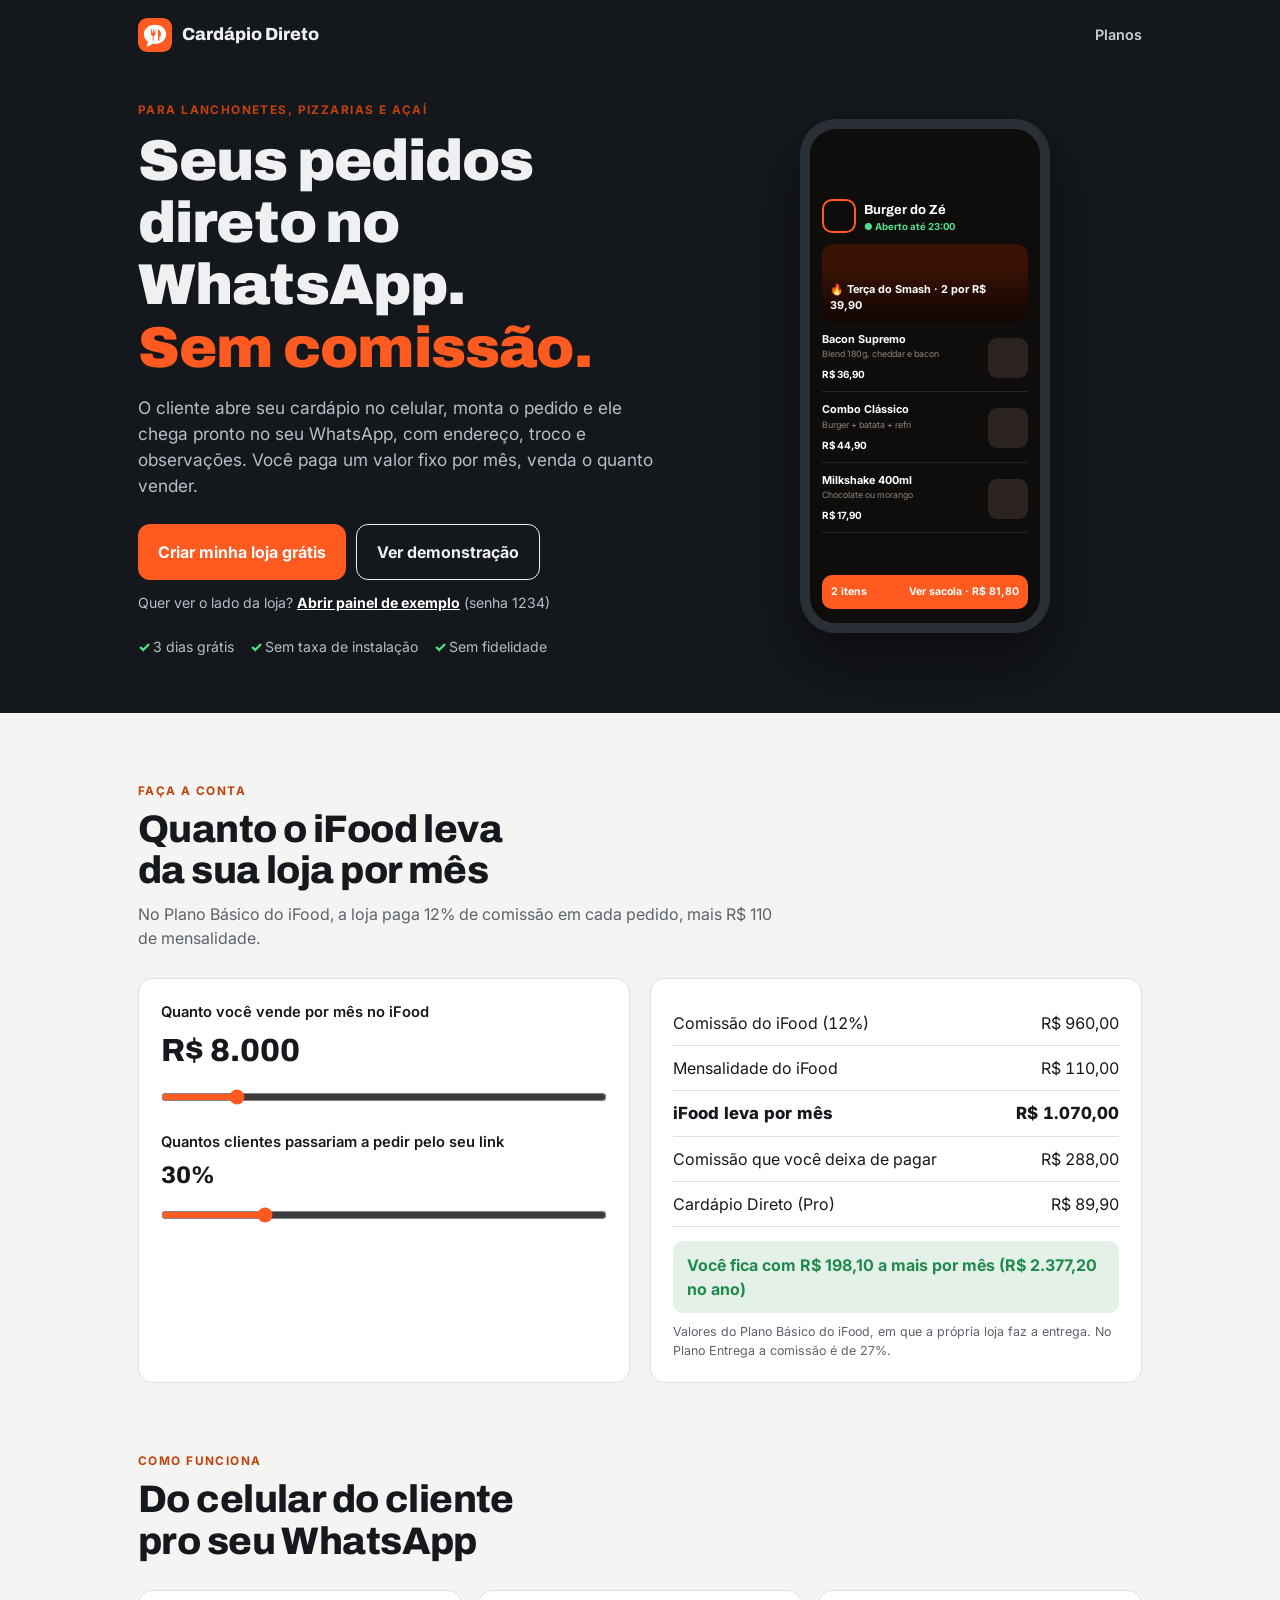
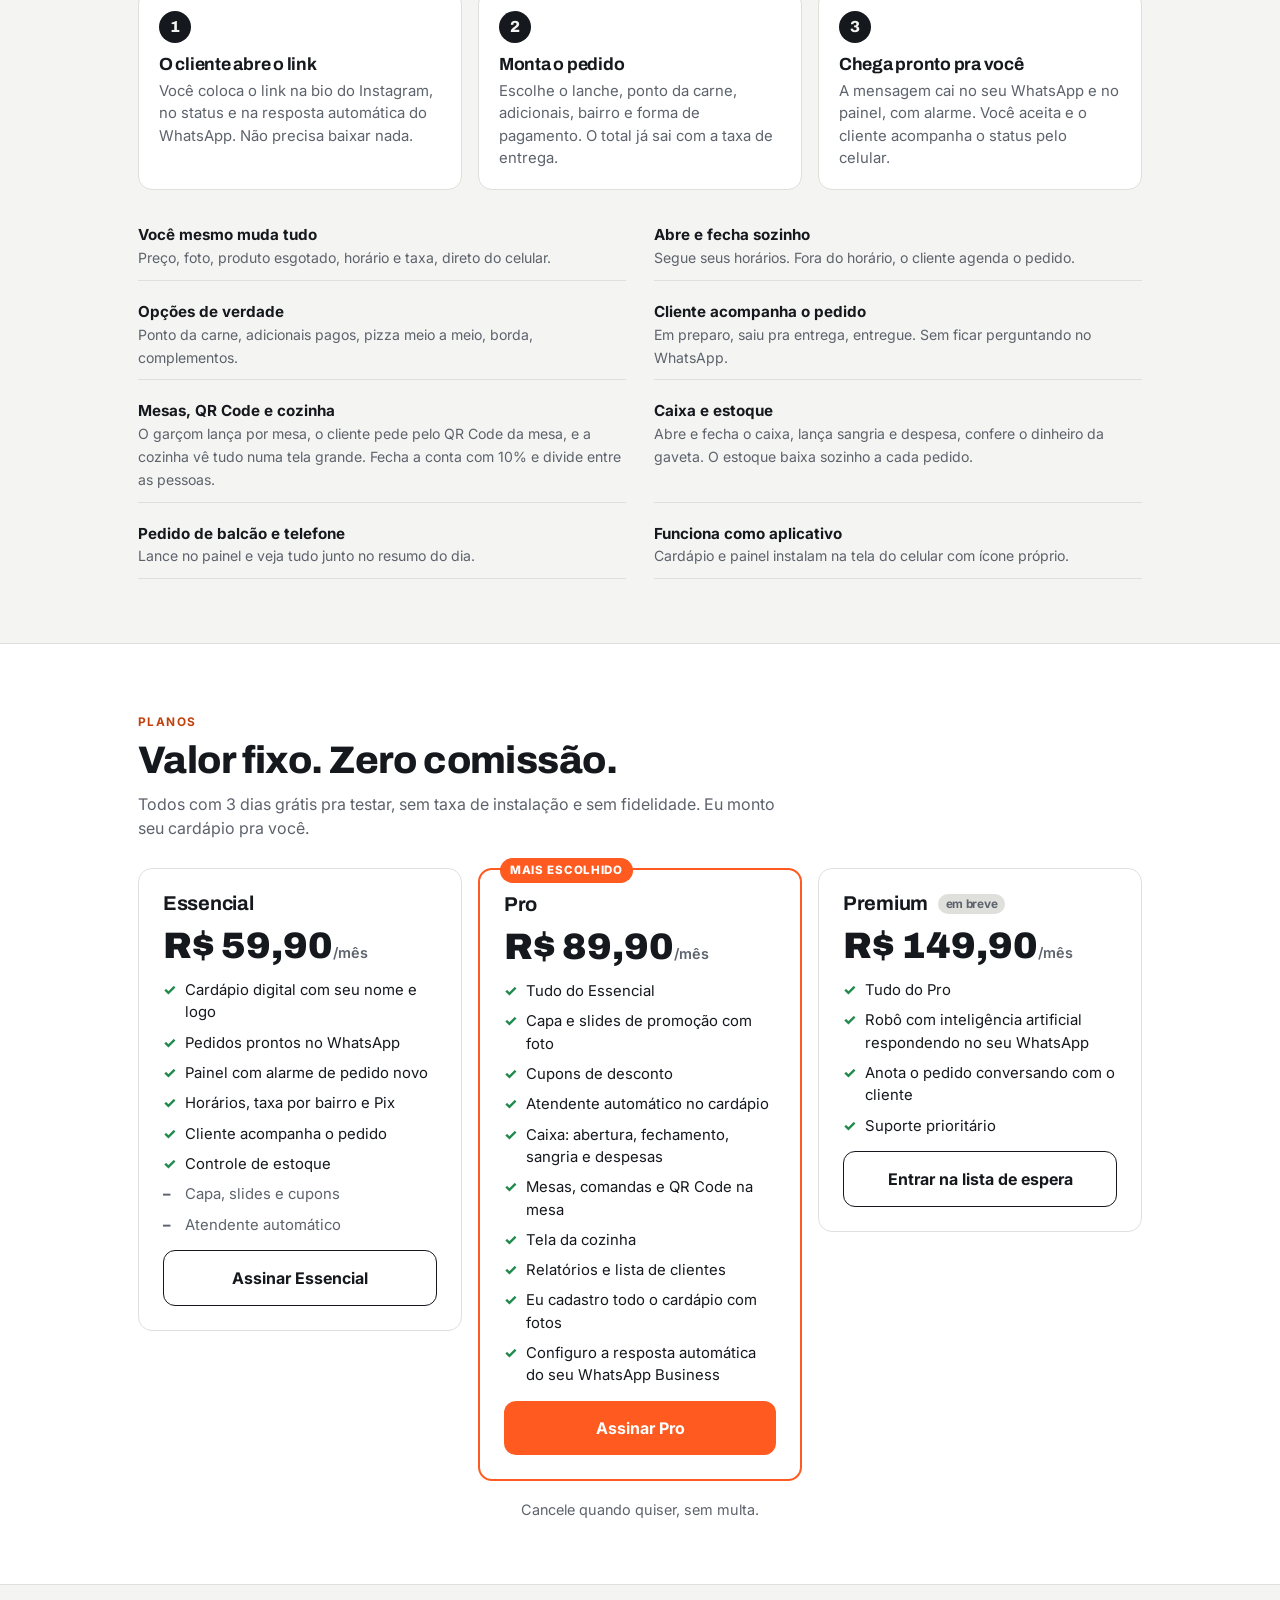
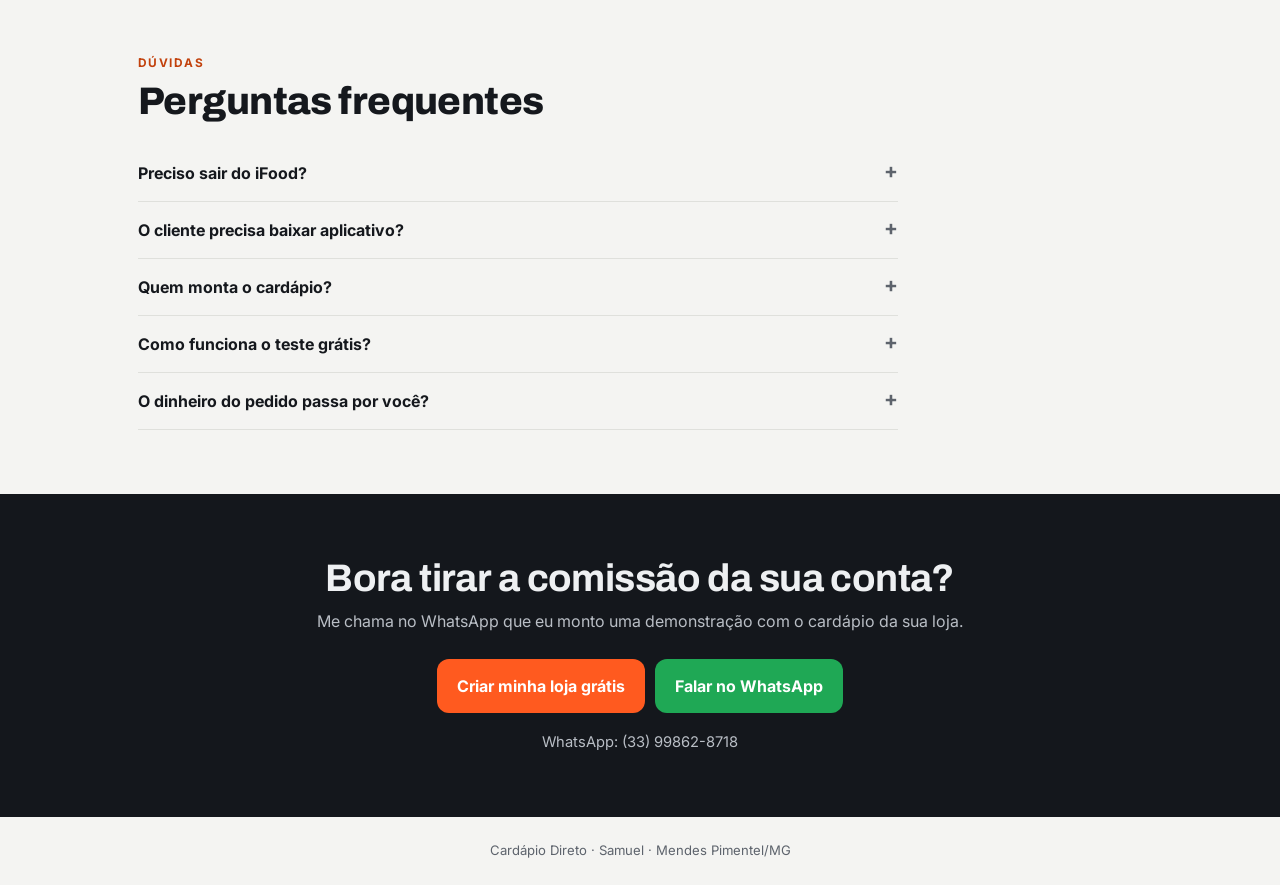
<file: planos.html>
<!doctype html>
<html lang="pt-BR">
<head>
<meta charset="utf-8">
<meta name="viewport" content="width=device-width,initial-scale=1,viewport-fit=cover">
<title>Cardápio Direto</title>
<meta name="claude:viewport-fit-sides" content="cover">
<meta name="description" content="Cardápio digital com pedido direto no WhatsApp. Sem comissão por pedido.">
<meta name="theme-color" content="#14171c">
<link rel="icon" href="icon.svg?v=9" type="image/svg+xml">
<link rel="preconnect" href="https://fonts.googleapis.com">
<link rel="preconnect" href="https://fonts.gstatic.com" crossorigin>
<link href="https://fonts.googleapis.com/css2?family=Archivo:wght@500;600;700;800;900&family=Inter:wght@400;500;600;700&display=swap" rel="stylesheet">
<style>
/* Layout: página de vendas simples e neutra, uma coluna no celular, blocos claros alternando com faixa escura */
:root{
  --bg:#f4f4f2; --surf:#ffffff; --ink:#15181d; --muted:#5d636c; --line:#dfe0dc;
  --dark:#14171c; --dark2:#1e2228; --onDark:#eef0f2; --accent:#ff5a1f; --accent-ink:#c2410c; --ok:#1f8a4c;
  --display:"Archivo",system-ui,sans-serif; --body:"Inter",system-ui,-apple-system,"Segoe UI",Roboto,sans-serif;
  --r:14px;
}
@media (prefers-color-scheme: dark){:root:not([data-theme="light"]){--bg:#101215;--surf:#181b20;--ink:#eef0f2;--muted:#a0a6ae;--line:#2b2f36;--dark:#0b0d10;--dark2:#181b20;--accent-ink:#ff8a5c;color-scheme:dark}}
:root[data-theme="dark"]{--bg:#101215;--surf:#181b20;--ink:#eef0f2;--muted:#a0a6ae;--line:#2b2f36;--dark:#0b0d10;--dark2:#181b20;--accent-ink:#ff8a5c;color-scheme:dark}
*{box-sizing:border-box;margin:0;padding:0}
body{font-family:var(--body);background:var(--bg);color:var(--ink);line-height:1.5;font-size:16px;-webkit-text-size-adjust:100%}
a{color:inherit}
button{font:inherit;color:inherit;cursor:pointer;border:0;background:none}
.in{max-width:1040px;margin:0 auto;padding-left:max(18px, env(safe-area-inset-left, 0px));padding-right:max(18px, env(safe-area-inset-right, 0px))}
h1,h2,h3{font-family:var(--display);line-height:1.08;text-wrap:balance;letter-spacing:-.015em}
.eyebrow{font-size:.74rem;text-transform:uppercase;letter-spacing:.12em;font-weight:700;color:var(--accent-ink)}
.btn{display:inline-flex;align-items:center;justify-content:center;gap:8px;padding:15px 20px;border-radius:12px;font-weight:700;text-decoration:none;font-size:1rem;transition:transform .1s,filter .15s}
.btn:active{transform:scale(.98)}
.btn.pri{background:var(--accent);color:#fff}
.btn.sec{background:transparent;border:1.5px solid currentColor}
.btn.wa{background:#1fa855;color:#fff}
:focus-visible{outline:3px solid var(--accent);outline-offset:2px}

/* topo escuro */
.top{background:var(--dark);color:var(--onDark);padding-block:calc(18px + env(safe-area-inset-top, 0px)) 56px;position:relative;overflow:hidden}
.nav{display:flex;align-items:center;justify-content:space-between;gap:12px}
.marca{display:flex;align-items:center;gap:10px;font-family:var(--display);font-weight:800;font-size:1.1rem}
.marca i{width:32px;height:32px;border-radius:9px;background:var(--accent);display:grid;place-items:center}
.marca svg{width:18px;height:18px}
.nav a{font-size:.9rem;font-weight:600;opacity:.85;text-decoration:none}
.hero{display:grid;grid-template-columns:1.1fr .9fr;gap:40px;align-items:center;margin-top:44px}
.hero h1{font-size:clamp(2.1rem,6.4vw,3.6rem);font-weight:900}
.hero h1 em{font-style:normal;color:var(--accent)}
.hero p{color:#b9bec5;font-size:1.08rem;margin-top:16px;max-width:34em}
.ctas{display:flex;gap:10px;flex-wrap:wrap;margin-top:26px}
.ctas .btn.sec{color:var(--onDark)}
.selos{display:flex;gap:16px;flex-wrap:wrap;margin-top:22px;font-size:.88rem;color:#b9bec5}
.selos span::before{content:"✓ ";color:#4fe08b;font-weight:800}
/* celular ilustrativo */
.fone{justify-self:center;width:250px;max-width:100%;aspect-ratio:9/18.5;background:#0f0d0c;border:10px solid #2a2e35;border-radius:36px;padding:14px 12px;display:flex;flex-direction:column;gap:9px;box-shadow:0 30px 60px rgba(0,0,0,.45)}
.fone .lh{display:flex;gap:8px;align-items:center}
.fone .lg{width:34px;height:34px;border-radius:10px;border:2px solid var(--accent);display:grid;place-items:center;color:var(--accent);font-weight:900;font-family:var(--display)}
.fone b{color:#fff;font-size:.82rem;font-family:var(--display)}
.fone .ab{font-size:.6rem;color:#4fe08b;font-weight:700}
.fone .bn{height:78px;border-radius:12px;background:#3a1206 center/cover no-repeat;display:flex;align-items:flex-end;padding:8px;color:#fff;font-size:.68rem;font-weight:700;position:relative;overflow:hidden}
.fone .bn::before{content:"";position:absolute;inset:0;background:linear-gradient(transparent 30%,rgba(0,0,0,.75))}
.fone .bn span{position:relative}
.fone .cp{height:58px;margin:-14px -12px 0;border-radius:26px 26px 0 0;background:center/cover no-repeat}
.fone .it{display:flex;gap:8px;align-items:center;border-bottom:1px solid #2a2522;padding-bottom:7px}
.fone .it div{flex:1}
.fone .it small{display:block;color:#8d837b;font-size:.55rem}
.fone .it strong{color:#fff;font-size:.68rem;display:block}
.fone .it em{font-style:normal;color:#fff;font-size:.62rem;font-weight:700}
.fone .ph{width:40px;height:40px;border-radius:9px;background:#2a2320 center/cover no-repeat;flex:none}
.fone .sac{margin-top:auto;background:var(--accent);color:#fff;border-radius:10px;padding:9px;font-size:.66rem;font-weight:700;display:flex;justify-content:space-between}

section{padding-block:64px}
.sh{max-width:640px}
.sh h2{font-size:clamp(1.7rem,4.6vw,2.4rem);font-weight:800;margin-top:8px}
.sh p{color:var(--muted);margin-top:10px}

/* calculadora iFood */
.calc{display:grid;grid-template-columns:1fr 1fr;gap:20px;margin-top:28px;align-items:stretch}
.box{background:var(--surf);border:1px solid var(--line);border-radius:var(--r);padding:22px}
.box label{font-weight:600;font-size:.92rem;display:block}
.fat{font-family:var(--display);font-size:2rem;font-weight:800;margin-top:4px;font-variant-numeric:tabular-nums}
input[type=range]{width:100%;margin-top:14px;accent-color:var(--accent)}
.lin{display:flex;justify-content:space-between;gap:10px;padding:10px 0;border-bottom:1px solid var(--line);font-variant-numeric:tabular-nums}
.lin:last-child{border-bottom:0}
.lin.big{font-weight:800;font-size:1.05rem}
.eco{margin-top:14px;background:color-mix(in srgb,var(--ok) 12%,transparent);color:var(--ok);border-radius:10px;padding:12px 14px;font-weight:700}
.nota{font-size:.78rem;color:var(--muted);margin-top:10px}

/* passos */
.passos{display:grid;grid-template-columns:repeat(3,1fr);gap:16px;margin-top:28px;counter-reset:p}
.passo{background:var(--surf);border:1px solid var(--line);border-radius:var(--r);padding:20px}
.passo::before{counter-increment:p;content:counter(p);display:grid;place-items:center;width:32px;height:32px;border-radius:50%;background:var(--ink);color:var(--bg);font-weight:800;font-family:var(--display)}
.passo h3{font-size:1.1rem;margin-top:12px}
.passo p{color:var(--muted);font-size:.93rem;margin-top:6px}

/* recursos */
.rec{display:grid;grid-template-columns:repeat(2,1fr);gap:10px 28px;margin-top:24px}
.rec li{list-style:none;padding:10px 0;border-bottom:1px solid var(--line);font-size:.95rem}
.rec li b{display:block}
.rec li span{color:var(--muted);font-size:.88rem}

/* planos */
.planos{display:grid;grid-template-columns:repeat(3,1fr);gap:16px;margin-top:28px;align-items:start}
.plano{background:var(--surf);border:1px solid var(--line);border-radius:var(--r);padding:24px;display:flex;flex-direction:column;gap:14px}
.plano.dest{border:2px solid var(--accent);position:relative}
.plano.dest::before{content:"Mais escolhido";position:absolute;top:-12px;left:20px;background:var(--accent);color:#fff;font-size:.72rem;font-weight:800;padding:4px 10px;border-radius:99px;text-transform:uppercase;letter-spacing:.06em}
.plano h3{font-size:1.25rem}
.preco{font-family:var(--display);font-size:2.3rem;font-weight:900;font-variant-numeric:tabular-nums;line-height:1}
.preco small{font-size:.9rem;font-weight:600;color:var(--muted);font-family:var(--body)}
.plano ul{list-style:none;display:grid;gap:8px;font-size:.93rem}
.plano li{padding-left:22px;position:relative}
.plano li::before{content:"✓";position:absolute;left:0;color:var(--ok);font-weight:800}
.plano li.off{color:var(--muted)}
.plano li.off::before{content:"–";color:var(--muted)}
.plano .btn{margin-top:auto}
.breve{font-size:.74rem;font-weight:700;background:var(--line);color:var(--muted);padding:3px 8px;border-radius:99px;margin-left:6px;vertical-align:middle;font-family:var(--body)}
.gar{text-align:center;color:var(--muted);font-size:.9rem;margin-top:18px}

/* faq */
.faq{margin-top:22px;max-width:760px}
.faq details{border-bottom:1px solid var(--line);padding:16px 0}
.faq summary{font-weight:700;cursor:pointer;list-style:none;display:flex;justify-content:space-between;gap:12px}
.faq summary::after{content:"+";font-size:1.3rem;line-height:1;color:var(--muted)}
.faq details[open] summary::after{content:"−"}
.faq p{color:var(--muted);margin-top:8px;font-size:.95rem}

.fim{background:var(--dark);color:var(--onDark);text-align:center}
.fim h2{font-size:clamp(1.7rem,4.6vw,2.4rem)}
.fim p{color:#b9bec5;margin-top:10px}
.fim .ctas{justify-content:center}
.fim .num{margin-top:18px;font-size:.92rem;color:#b9bec5;user-select:all}
footer{text-align:center;color:var(--muted);font-size:.82rem;padding-block:24px calc(24px + env(safe-area-inset-bottom, 0px))}

/* modal pagamento */
.ov{position:fixed;inset:0;background:rgba(0,0,0,.6);display:flex;align-items:flex-end;justify-content:center;z-index:50;padding-top:env(safe-area-inset-top, 0px)}
.ov[hidden]{display:none}
.md{background:var(--surf);width:100%;max-width:460px;max-height:94vh;overflow-y:auto;border-radius:20px 20px 0 0;padding:22px max(20px, env(safe-area-inset-left, 0px)) calc(22px + env(safe-area-inset-bottom, 0px)) max(20px, env(safe-area-inset-right, 0px))}
@media (min-width:600px){.ov{align-items:center}.md{border-radius:20px}}
.mh{display:flex;justify-content:space-between;align-items:flex-start;gap:12px}
.mh h3{font-size:1.3rem}
.xx{width:36px;height:36px;border-radius:10px;background:var(--bg);font-size:1.1rem;flex:none}
.etapa{display:flex;gap:12px;margin-top:18px}
.etapa b.n{width:26px;height:26px;border-radius:50%;background:var(--ink);color:var(--bg);display:grid;place-items:center;font-size:.8rem;flex:none}
.etapa p{font-size:.94rem}
.etapa small{color:var(--muted);display:block}
.qrw{background:#fff;border-radius:14px;padding:14px;width:fit-content;margin:14px auto 0;border:1px solid var(--line)}
.qrw img,.qrw canvas{display:block;width:200px;height:200px}
.cc{display:flex;gap:8px;margin-top:12px}
.cc input{flex:1;min-width:0;border:1.5px solid var(--line);background:var(--bg);border-radius:10px;padding:11px;font-size:13px;font-family:ui-monospace,monospace;color:var(--ink)}
.cc button{background:var(--ink);color:var(--bg);padding:0 16px;border-radius:10px;font-weight:700}
.chave{font-size:.88rem;color:var(--muted);text-align:center;margin-top:10px;user-select:all}
.md .btn{width:100%;margin-top:12px}
.ok{color:var(--ok);font-weight:700;font-size:.88rem;text-align:center;margin-top:6px}

@media (max-width:860px){
  .hero{grid-template-columns:1fr;margin-top:30px}
  .fone{width:230px;margin-top:8px}
  .calc,.passos,.planos{grid-template-columns:1fr}
  .rec{grid-template-columns:1fr}
  section{padding-block:48px}
}
@media (prefers-reduced-motion:reduce){*{transition:none!important}}
</style>
</head>
<body>

<header class="top"><div class="in">
  <div class="nav">
    <div class="marca"><img src="icon.svg?v=9" alt="" width="34" height="34" style="border-radius:9px">Cardápio Direto</div>
    <a href="#planos">Planos</a>
  </div>
  <div class="hero">
    <div>
      <span class="eyebrow">Para lanchonetes, pizzarias e açaí</span>
      <h1 style="margin-top:10px">Seus pedidos direto no WhatsApp. <em>Sem comissão.</em></h1>
      <p>O cliente abre seu cardápio no celular, monta o pedido e ele chega pronto no seu WhatsApp, com endereço, troco e observações. Você paga um valor fixo por mês, venda o quanto vender.</p>
      <div class="ctas"><a class="btn pri" href="admin.html">Criar minha loja grátis</a><a class="btn sec" href="./" target="_blank" rel="noopener">Ver demonstração</a></div>
      <p style="margin-top:12px;font-size:.88rem;color:#b9bec5">Quer ver o lado da loja? <a href="admin.html?demo" target="_blank" rel="noopener" style="color:#fff;font-weight:700">Abrir painel de exemplo</a> (senha 1234)</p>
      <div class="selos"><span>3 dias grátis</span><span>Sem taxa de instalação</span><span>Sem fidelidade</span></div>
    </div>
    <div class="fone" aria-hidden="true">
      <div class="cp" style="background-image:url('https://images.unsplash.com/photo-1466978913421-dad2ebd01d17?auto=format&fit=crop&w=500&h=140&q=70')"></div>
      <div class="lh"><span class="lg" style="background:center/cover url('https://images.unsplash.com/photo-1568901346375-23c9450c58cd?auto=format&fit=crop&w=100&h=100&q=70')"></span><div><b>Burger do Zé</b><div class="ab">● Aberto até 23:00</div></div></div>
      <div class="bn" style="background-image:url('https://images.unsplash.com/photo-1551782450-a2132b4ba21d?auto=format&fit=crop&w=440&h=180&q=70')"><span>🔥 Terça do Smash · 2 por R$ 39,90</span></div>
      <div class="it"><div><strong>Bacon Supremo</strong><small>Blend 180g, cheddar e bacon</small><em>R$ 36,90</em></div><span class="ph" style="background-image:url('https://images.unsplash.com/photo-1586190848861-99aa4a171e90?auto=format&fit=crop&w=120&h=120&q=70')"></span></div>
      <div class="it"><div><strong>Combo Clássico</strong><small>Burger + batata + refri</small><em>R$ 44,90</em></div><span class="ph" style="background-image:url('https://images.unsplash.com/photo-1561758033-d89a9ad46330?auto=format&fit=crop&w=120&h=120&q=70')"></span></div>
      <div class="it"><div><strong>Milkshake 400ml</strong><small>Chocolate ou morango</small><em>R$ 17,90</em></div><span class="ph" style="background-image:url('https://images.unsplash.com/photo-1572490122747-3968b75cc699?auto=format&fit=crop&w=120&h=120&q=70')"></span></div>
      <div class="sac"><span>2 itens</span><span>Ver sacola · R$ 81,80</span></div>
    </div>
  </div>
</div></header>

<section><div class="in">
  <div class="sh"><span class="eyebrow">Faça a conta</span><h2>Quanto o iFood leva da sua loja por mês</h2>
    <p>No Plano Básico do iFood, a loja paga 12% de comissão em cada pedido, mais R$ 110 de mensalidade.</p></div>
  <div class="calc">
    <div class="box">
      <label for="fat">Quanto você vende por mês no iFood</label>
      <div class="fat" id="fatV">R$ 8.000</div>
      <input type="range" id="fat" min="2000" max="40000" step="500" value="8000">
      <label for="pct" style="margin-top:20px">Quantos clientes passariam a pedir pelo seu link</label>
      <div class="fat" id="pctV" style="font-size:1.5rem">30%</div>
      <input type="range" id="pct" min="10" max="100" step="5" value="30">
    </div>
    <div class="box">
      <div class="lin"><span>Comissão do iFood (12%)</span><span id="cCom"></span></div>
      <div class="lin"><span>Mensalidade do iFood</span><span>R$ 110,00</span></div>
      <div class="lin big"><span>iFood leva por mês</span><span id="cTot"></span></div>
      <div class="lin"><span>Comissão que você deixa de pagar</span><span id="cSalva"></span></div>
      <div class="lin"><span>Cardápio Direto (Pro)</span><span>R$ 89,90</span></div>
      <div class="eco" id="cEco"></div>
      <p class="nota">Valores do Plano Básico do iFood, em que a própria loja faz a entrega. No Plano Entrega a comissão é de 27%.</p>
    </div>
  </div>
</div></section>

<section style="padding-top:0"><div class="in">
  <div class="sh"><span class="eyebrow">Como funciona</span><h2>Do celular do cliente pro seu WhatsApp</h2></div>
  <div class="passos">
    <div class="passo"><h3>O cliente abre o link</h3><p>Você coloca o link na bio do Instagram, no status e na resposta automática do WhatsApp. Não precisa baixar nada.</p></div>
    <div class="passo"><h3>Monta o pedido</h3><p>Escolhe o lanche, ponto da carne, adicionais, bairro e forma de pagamento. O total já sai com a taxa de entrega.</p></div>
    <div class="passo"><h3>Chega pronto pra você</h3><p>A mensagem cai no seu WhatsApp e no painel, com alarme. Você aceita e o cliente acompanha o status pelo celular.</p></div>
  </div>
  <ul class="rec">
    <li><b>Você mesmo muda tudo</b><span>Preço, foto, produto esgotado, horário e taxa, direto do celular.</span></li>
    <li><b>Abre e fecha sozinho</b><span>Segue seus horários. Fora do horário, o cliente agenda o pedido.</span></li>
    <li><b>Opções de verdade</b><span>Ponto da carne, adicionais pagos, pizza meio a meio, borda, complementos.</span></li>
    <li><b>Cliente acompanha o pedido</b><span>Em preparo, saiu pra entrega, entregue. Sem ficar perguntando no WhatsApp.</span></li>
    <li><b>Mesas, QR Code e cozinha</b><span>O garçom lança por mesa, o cliente pede pelo QR Code da mesa, e a cozinha vê tudo numa tela grande. Fecha a conta com 10% e divide entre as pessoas.</span></li>
    <li><b>Caixa e estoque</b><span>Abre e fecha o caixa, lança sangria e despesa, confere o dinheiro da gaveta. O estoque baixa sozinho a cada pedido.</span></li>
    <li><b>Pedido de balcão e telefone</b><span>Lance no painel e veja tudo junto no resumo do dia.</span></li>
    <li><b>Funciona como aplicativo</b><span>Cardápio e painel instalam na tela do celular com ícone próprio.</span></li>
  </ul>
</div></section>

<section id="planos" style="background:var(--surf);border-block:1px solid var(--line)"><div class="in">
  <div class="sh"><span class="eyebrow">Planos</span><h2>Valor fixo. Zero comissão.</h2><p>Todos com 3 dias grátis pra testar, sem taxa de instalação e sem fidelidade. Eu monto seu cardápio pra você.</p></div>
  <div class="planos">
    <div class="plano">
      <h3>Essencial</h3>
      <div class="preco">R$ 59,90<small>/mês</small></div>
      <ul>
        <li>Cardápio digital com seu nome e logo</li>
        <li>Pedidos prontos no WhatsApp</li>
        <li>Painel com alarme de pedido novo</li>
        <li>Horários, taxa por bairro e Pix</li>
        <li>Cliente acompanha o pedido</li>
        <li>Controle de estoque</li>
        <li class="off">Capa, slides e cupons</li>
        <li class="off">Atendente automático</li>
      </ul>
      <button class="btn sec" data-plano="Essencial" data-valor="59.90">Assinar Essencial</button>
    </div>
    <div class="plano dest">
      <h3>Pro</h3>
      <div class="preco">R$ 89,90<small>/mês</small></div>
      <ul>
        <li>Tudo do Essencial</li>
        <li>Capa e slides de promoção com foto</li>
        <li>Cupons de desconto</li>
        <li>Atendente automático no cardápio</li>
        <li>Caixa: abertura, fechamento, sangria e despesas</li>
        <li>Mesas, comandas e QR Code na mesa</li>
        <li>Tela da cozinha</li>
        <li>Relatórios e lista de clientes</li>
        <li>Eu cadastro todo o cardápio com fotos</li>
        <li>Configuro a resposta automática do seu WhatsApp Business</li>
      </ul>
      <button class="btn pri" data-plano="Pro" data-valor="89.90">Assinar Pro</button>
    </div>
    <div class="plano">
      <h3>Premium <span class="breve">em breve</span></h3>
      <div class="preco">R$ 149,90<small>/mês</small></div>
      <ul>
        <li>Tudo do Pro</li>
        <li>Robô com inteligência artificial respondendo no seu WhatsApp</li>
        <li>Anota o pedido conversando com o cliente</li>
        <li>Suporte prioritário</li>
      </ul>
      <a class="btn sec" id="espera" target="_blank" rel="noopener">Entrar na lista de espera</a>
    </div>
  </div>
  <p class="gar">Cancele quando quiser, sem multa.</p>
</div></section>

<section><div class="in">
  <div class="sh"><span class="eyebrow">Dúvidas</span><h2>Perguntas frequentes</h2></div>
  <div class="faq">
    <details><summary>Preciso sair do iFood?</summary><p>Não. Muita loja usa os dois: mantém o iFood pra ser encontrada e manda os clientes que já conhecem a loja pedir pelo link próprio, sem comissão.</p></details>
    <details><summary>O cliente precisa baixar aplicativo?</summary><p>Não. Ele abre um link no navegador. Se quiser, instala na tela do celular com um toque e fica igual a um app.</p></details>
    <details><summary>Quem monta o cardápio?</summary><p>No plano Pro eu monto tudo com você: produtos, fotos, opções, bairros e taxas. Depois você muda o que quiser pelo painel.</p></details>
    <details><summary>Como funciona o teste grátis?</summary><p>Você usa 3 dias sem pagar nada. Se gostar, paga a mensalidade pelo Pix e manda o comprovante. Se não gostar, é só avisar.</p></details>
    <details><summary>O dinheiro do pedido passa por você?</summary><p>Não. O cliente paga direto pra sua loja, no Pix, dinheiro ou cartão na entrega. Eu só cobro a mensalidade.</p></details>
  </div>
</div></section>

<section class="fim"><div class="in">
  <h2>Bora tirar a comissão da sua conta?</h2>
  <p>Me chama no WhatsApp que eu monto uma demonstração com o cardápio da sua loja.</p>
  <div class="ctas"><a class="btn pri" href="admin.html">Criar minha loja grátis</a><a class="btn wa" id="waFim" target="_blank" rel="noopener">Falar no WhatsApp</a></div>
  <p class="num">WhatsApp: (33) 99862-8718</p>
</div></section>
<footer>Cardápio Direto · Samuel · Mendes Pimentel/MG</footer>

<div class="ov" id="ov" hidden>
  <div class="md" role="dialog" aria-modal="true" aria-labelledby="mT">
    <div class="mh"><div><span class="eyebrow">Assinatura</span><h3 id="mT">Plano Pro · R$ 89,90/mês</h3></div><button class="xx" id="mX" aria-label="Fechar">✕</button></div>
    <div class="etapa"><b class="n">1</b><p>Pague a mensalidade pelo Pix<small>Aponte a câmera do app do banco pro QR Code ou use o copia e cola.</small></p></div>
    <div class="qrw"><div id="qr"></div></div>
    <div class="cc"><input id="pixcc" readonly aria-label="Pix copia e cola"><button id="cp">Copiar</button></div>
    <p class="ok" id="cpOk" hidden>Código copiado</p>
    <p class="chave">Chave Pix (e-mail): samuelijoi42@gmail.com · Nubank</p>
    <div class="etapa"><b class="n">2</b><p>Envie o comprovante no WhatsApp<small>Seu plano é liberado assim que o comprovante for conferido.</small></p></div>
    <a class="btn wa" id="waComp" target="_blank" rel="noopener">Enviar comprovante no WhatsApp</a>
    <p class="chave" style="margin-top:12px">Ainda não tem loja? <a href="admin.html" style="font-weight:700">Crie e teste 3 dias grátis</a><a id="waGratis" hidden></a></p>
  </div>
</div>

<script src="pix.js?v=9"></script>
<script>
const ME = { whats: "5533998628718", chave: "samuelijoi42@gmail.com", nome: "Samuel", cidade: "Mendes Pimentel" };
const $ = (s) => document.querySelector(s);
const brl = (v) => "R$ " + Number(v).toLocaleString("pt-BR", { minimumFractionDigits: 2, maximumFractionDigits: 2 });
const wa = (t) => `https://wa.me/${ME.whats}?text=${encodeURIComponent(t)}`;
$("#waFim").href = wa("Olá Samuel! Vi o Cardápio Direto e quero uma demonstração pra minha loja.");
$("#espera").href = wa("Olá Samuel! Quero entrar na lista de espera do plano Premium (robô de IA no WhatsApp).");

// calculadora
function calc() {
  const f = +$("#fat").value, pct = +$("#pct").value / 100;
  const com = f * .12, tot = com + 110, salva = com * pct, eco = salva - 89.9;
  $("#fatV").textContent = brl(f).replace(",00", "");
  $("#pctV").textContent = Math.round(pct * 100) + "%";
  $("#cCom").textContent = brl(com); $("#cTot").textContent = brl(tot); $("#cSalva").textContent = brl(salva);
  $("#cEco").textContent = eco > 0 ? `Você fica com ${brl(eco)} a mais por mês (${brl(eco * 12)} no ano)` : "Com esse volume, comece pelo plano Essencial ou pelo teste grátis.";
}
$("#fat").oninput = calc; $("#pct").oninput = calc; calc();

// assinatura
document.querySelectorAll("[data-plano]").forEach((b) => b.onclick = () => {
  const plano = b.dataset.plano, valor = +b.dataset.valor;
  const code = pixCode({ chave: ME.chave, nome: ME.nome, cidade: ME.cidade, valor, descricao: "Plano " + plano });
  $("#mT").textContent = `Plano ${plano} · ${brl(valor)}/mês`;
  $("#pixcc").value = code; $("#cpOk").hidden = true;
  $("#qr").innerHTML = `<img src="qr-${plano.toLowerCase()}.png" alt="QR Code Pix do plano ${plano}" width="200" height="200">`;
  const loja = new URLSearchParams(location.search).get("loja");
  $("#waComp").href = wa(`Olá Samuel! Paguei o plano ${plano} do Cardápio Direto (${brl(valor)})${loja ? ` pra minha loja "${loja}"` : ""}. Segue o comprovante:`);
  $("#waGratis").href = wa(`Olá Samuel! Quero testar 3 dias grátis o plano ${plano} do Cardápio Direto.`);
  $("#ov").hidden = false; document.body.style.overflow = "hidden";
});
const fecha = () => { $("#ov").hidden = true; document.body.style.overflow = ""; };
$("#mX").onclick = fecha; $("#ov").onclick = (e) => { if (e.target === $("#ov")) fecha(); };
document.addEventListener("keydown", (e) => { if (e.key === "Escape") fecha(); });
$("#cp").onclick = async () => {
  try { await navigator.clipboard.writeText($("#pixcc").value); $("#cpOk").hidden = false; }
  catch (e) { $("#pixcc").select(); $("#cpOk").textContent = "Selecionado: segure e toque em Copiar"; $("#cpOk").hidden = false; }
};
</script>
</body>
</html>
</file>
